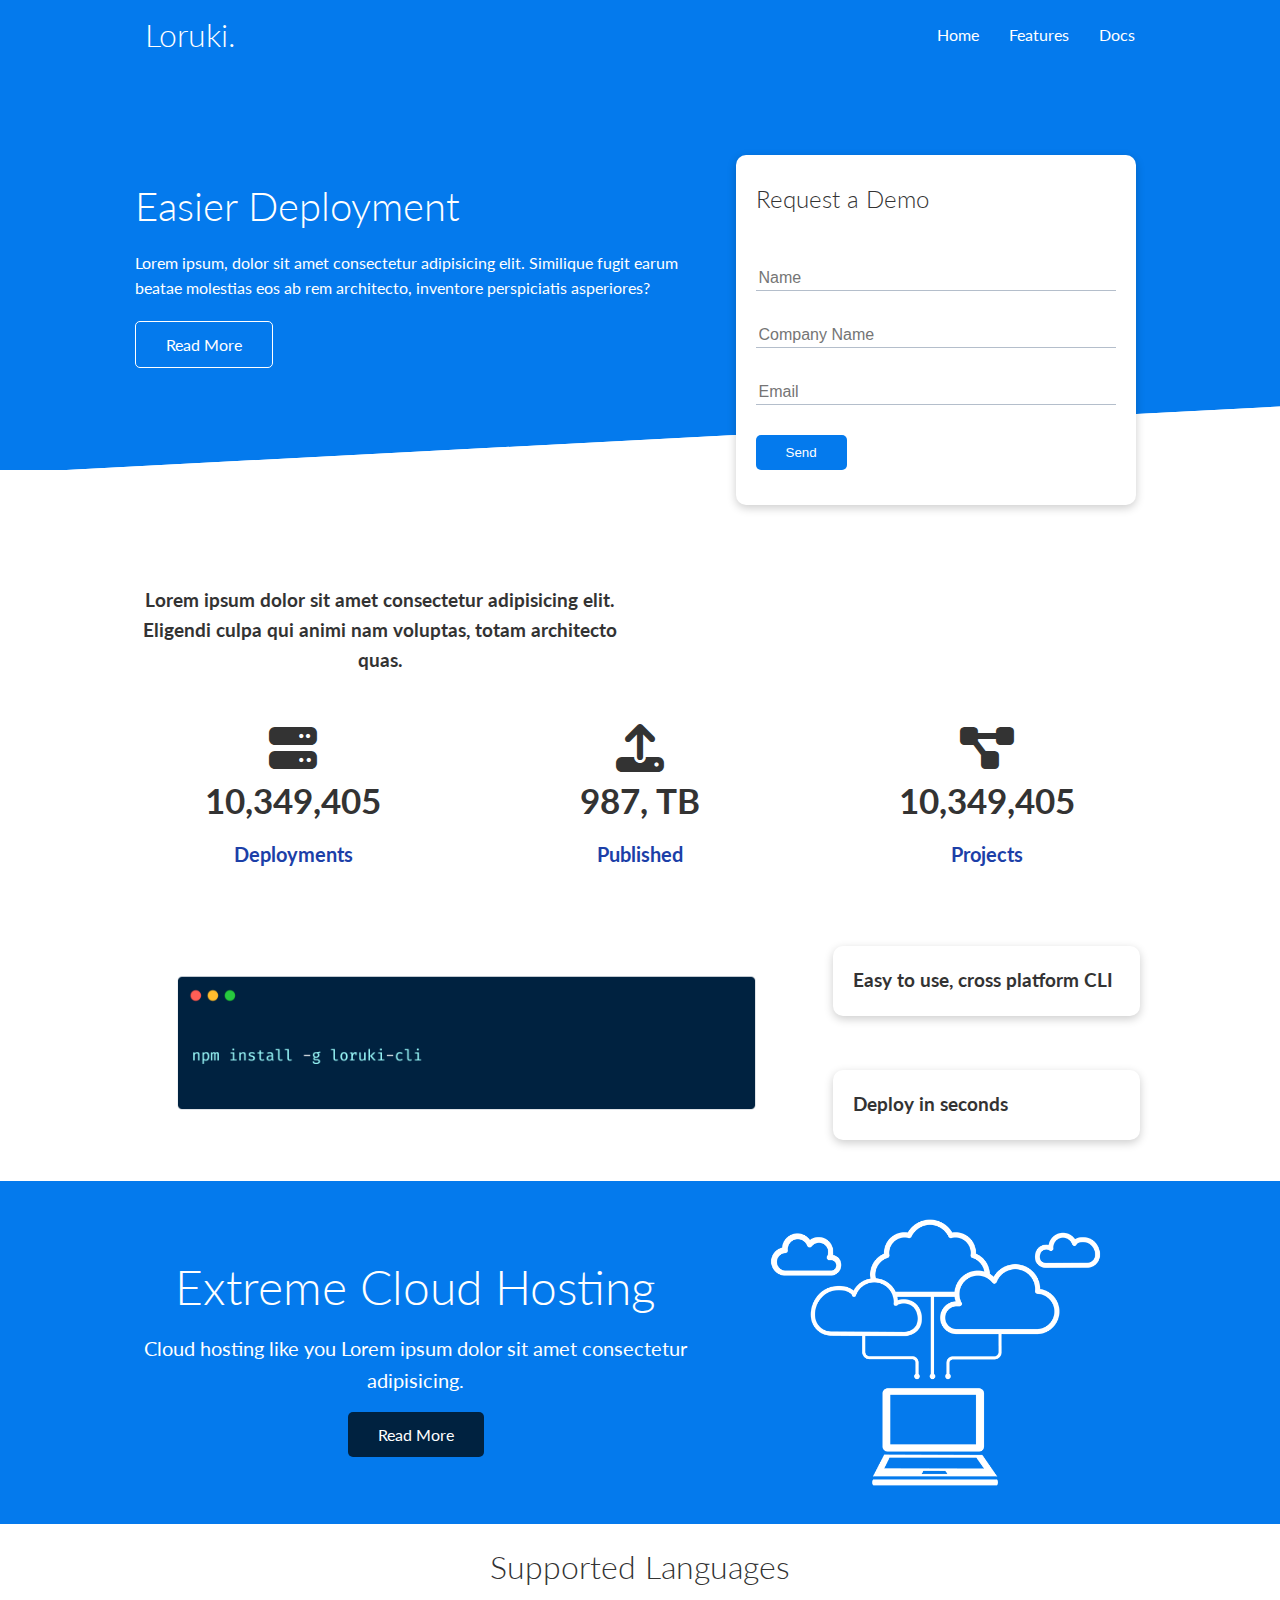
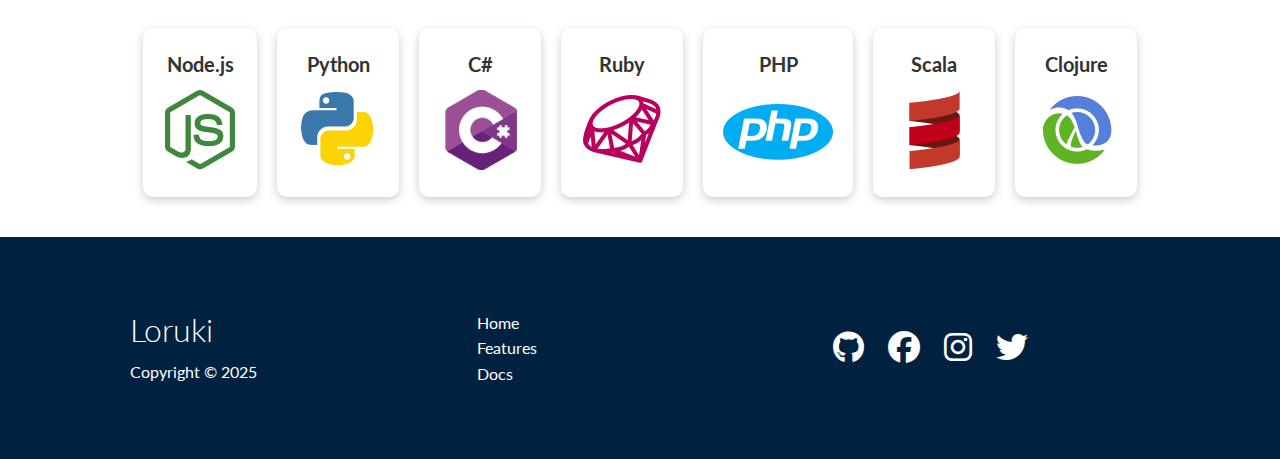
<file: index.html>
<!DOCTYPE html>
<html lang="en">
<head>
    <meta charset="UTF-8">
    <meta name="viewport" content="width=device-width, initial-scale=1.0">
    <title>Loruki | Cloud Hosting For Everyone</title>
    <link rel="stylesheet" href="./CSS/style.css">
    <link rel="stylesheet" href="CSS/utilities.css">
    <link rel="stylesheet" href="https://cdnjs.cloudflare.com/ajax/libs/font-awesome/6.7.2/css/all.min.css" integrity="sha512-Evv84Mr4kqVGRNSgIGL/F/aIDqQb7xQ2vcrdIwxfjThSH8CSR7PBEakCr51Ck+w+/U6swU2Im1vVX0SVk9ABhg==" crossorigin="anonymous" referrerpolicy="no-referrer" />
    <link rel="shortcut icon" href="IMG/favicon.png" type="image/x-icon">
</head>
<body>
    <!-- Navbar -->
    <div class="navbar">
        <div class="container flex">
            <h1 class="logo"><a href="index.html">Loruki.</a></h1>
            <nav>
                <ul>
                    <li><a href="index.html">Home</a></li>
                    <li><a href="features.html">Features</a></li>
                    <li><a href="docs.html">Docs</a></li>
                </ul>
            </nav>
        </div>
    </div> 
    





    <!-- Showcase -->
     <section class="showcase">
        <div class="container grid">

            <div class="showcase-text">
                <h1>Easier Deployment</h1>
                <p>Lorem ipsum, dolor sit amet consectetur adipisicing elit. Similique fugit earum beatae molestias eos ab rem architecto, inventore perspiciatis asperiores?</p>
                <a href="features.html" class="btn btn-outline">Read More</a>
            </div>
            
            

            
            <div class="showcase-form card">
                <h2>Request a Demo</h2>
             <form name="contact" netlify-honeypot="bot-field" method="POST" data-netlify="true"  name="contact" netlify>
                    <input type="hidden" name="form-name" value="contact">
                    <p class="hidden">
                        <label>Don’t fill this out if you're human: <input name="bot-field" /></label>
                      </p>
                    <div class="form-control">
                        <input type="text" name="name" placeholder="Name" required>
                    </div>
                    <div class="form-control">
                        <input type="text" name="company" placeholder="Company Name" required>
                    </div>
                    <div class="form-control">
                        <input type="email" name="email" placeholder="Email" required>
                    </div>
                    <input type="submit" value="Send" class="btn btn-primary">
                </form> 
            </div>
        </div>
     </section>




     <!-- Stats -->
      <section class="stats">
        <div class="container">
            <h3 class="stats-heading text-center my-1">
                Lorem ipsum dolor sit amet consectetur adipisicing elit. Eligendi culpa qui animi nam voluptas, totam architecto quas.
            </h3>

            <div class="grid grid-3 text-center my-4">
                <div>
                    <i class="fas fa-server fa-3x"></i>
                    <h3>10,349,405</h3>
                    <p class="text-secondary">Deployments</p>
                </div>
                <div>
                    <i class="fas fa-upload fa-3x"></i>
                    <h3>987, TB</h3>
                    <p class="text-secondary">Published</p>
                </div>
                <div>
                    <i class="fas fa-project-diagram fa-3x"></i>
                    <h3>10,349,405</h3>
                    <p class="text-secondary">Projects</p>
                </div>
            </div>
        </div>
      </section>




      <!-- Cli -->
       <section class="cli">
        <div class="container grid">
            <img src="IMG/cli.png" alt="">
            <div class="card">
                <h3>Easy to use, cross platform  CLI</h3>
            </div>
            <div class="card">
                <h3>Deploy in seconds</h3>
            </div>
        </div>
       </section>




       <!-- Cloud -->
        <section class="cloud bg-primary my-2 py-2">
            <div class="container grid">
                <div class="text-center">
                    <h2 class="lg">Extreme Cloud Hosting</h2>
                    <p class="lead my-1">Cloud hosting like you Lorem ipsum dolor sit amet consectetur adipisicing.</p>
                    <a href="features.html" class="btn btn-dark">Read More</a>
                </div>
                <img src="IMG/cloud.png" alt="">
            </div>
        </section>





        <!-- Languages -->
         <section class="languages">
            <h2 class="md text-center my-2">
                Supported Languages
            </h2>
            <div class="container flex">
                <div class="card">
                    <h4>Node.js</h4>
                    <img src="LOGOS/node.png" alt="">
                </div>
                <div class="card">
                    <h4>Python</h4>
                    <img src="LOGOS/python.png" alt="">
                </div>
                <div class="card">
                    <h4>C#</h4>
                    <img src="LOGOS/csharp.png" alt="">
                </div>
                <div class="card">
                    <h4>Ruby</h4>
                    <img src="LOGOS/ruby.png" alt="">
                </div>
                <div class="card">
                    <h4>PHP</h4>
                    <img src="LOGOS/php.png" alt="">
                </div>
                <div class="card">
                    <h4>Scala</h4>
                    <img src="LOGOS/scala.png" alt="">
                </div>
                <div class="card">
                    <h4>Clojure</h4>
                    <img src="LOGOS/clojure.png" alt="">
                </div>
            </div>
         </section>






         <!-- Footer -->
          <footer class="footer bg-dark py-5">
            <div class="container grid grid-3">
                <div class="foo-head">
                    <h1>Loruki</h1>
                    <p>Copyright &copy; 2025</p>
                </div>
                <nav>
                    <ul class="ul">
                        <li><a href="index.html">Home</a></li>
                        <li><a href="features.html">Features</a></li>
                        <li><a href="docs.html">Docs</a></li>
                    </ul>
                </nav>
                <div class="social">
                    <a href="#"><i class="fab fa-github fa-2x"></i></a>
                    <a href="#"><i class="fab fa-facebook fa-2x"></i></a>
                    <a href="#"><i class="fab fa-instagram fa-2x"></i></a>
                    <a href="#"><i class="fab fa-twitter fa-2x"></i></a>
                </div>
            </div>
          </footer>


</body>
</html>
</file>
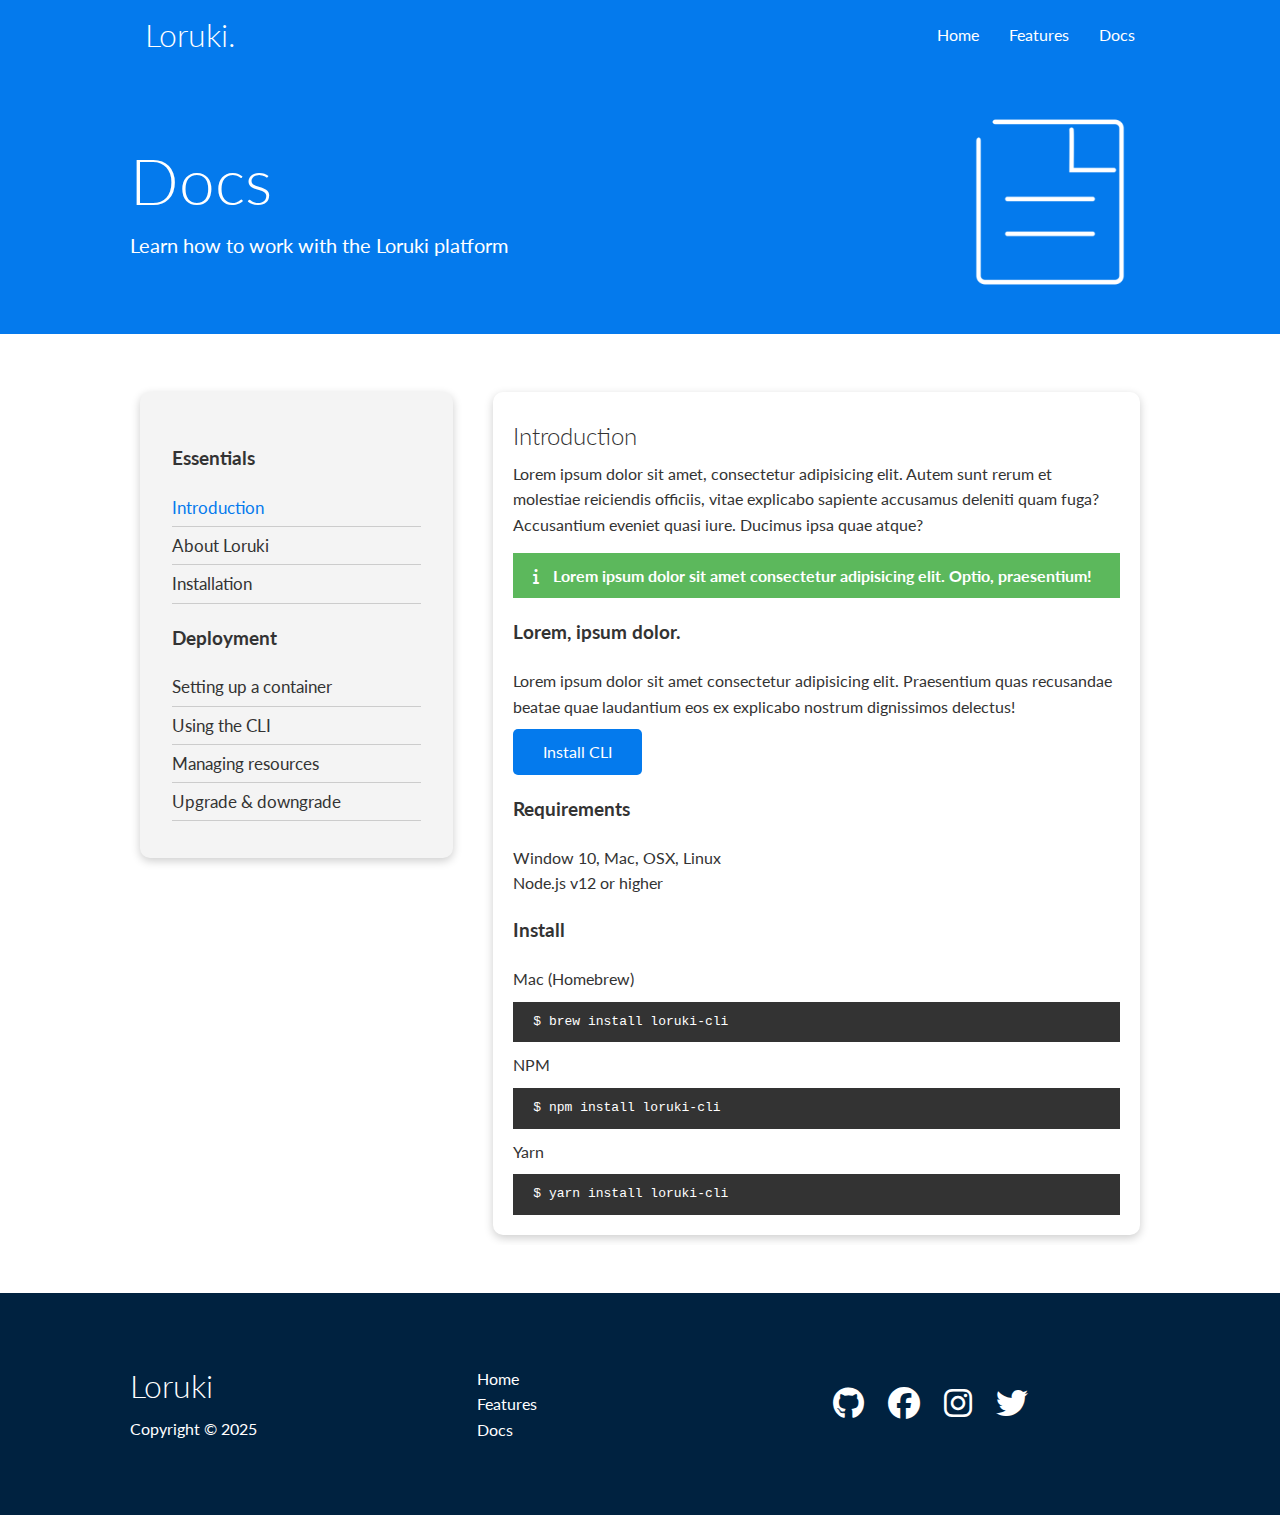
<file: docs.html>
<!DOCTYPE html>
<html lang="en">
<head>
    <meta charset="UTF-8">
    <meta name="viewport" content="width=device-width, initial-scale=1.0">
    <title>Loruki | Cloud Hosting For Everyone</title>
    <link rel="stylesheet" href="./CSS/style.css">
    <link rel="stylesheet" href="CSS/utilities.css">
    <link rel="stylesheet" href="https://cdnjs.cloudflare.com/ajax/libs/font-awesome/6.7.2/css/all.min.css" integrity="sha512-Evv84Mr4kqVGRNSgIGL/F/aIDqQb7xQ2vcrdIwxfjThSH8CSR7PBEakCr51Ck+w+/U6swU2Im1vVX0SVk9ABhg==" crossorigin="anonymous" referrerpolicy="no-referrer" />
    <link rel="shortcut icon" href="IMG/favicon.png" type="image/x-icon">
</head>
<body>
    <!-- Navbar -->
    <div class="navbar">
        <div class="container flex">
            <h1 class="logo"><a href="index.html">Loruki.</a></h1>
            <nav>
                <ul>
                    <li><a href="index.html">Home</a></li>
                    <li><a href="features.html">Features</a></li>
                    <li><a href="docs.html">Docs</a></li>
                </ul>
            </nav>
        </div>
    </div> 
    



    <!-- Head -->
     <section class="docs-head bg-primary py-3">
        <div class="container grid">
            <div>
                <h1 class="xl">Docs</h1>
                <p class="lead">
                    Learn how to work with the Loruki platform
                </p>
            </div>
            <img src="IMG/docs.png" alt="">
        </div>
     </section>





     <!-- Docs main -->
      <section class="docs-main my-4">
        <div class="container grid">
            <div class="card bg-light p-3">
                <h3 class="my-2">Essentials</h3>
                <nav>
                    <ul>
                        <li><a class="text-primary" href="#">Introduction</a></li>
                        <li><a href="#">About Loruki</a></li>
                        <li><a href="#">Installation</a></li>
                    </ul>
                </nav>
                <h3 class="my-2">Deployment</h3>
                <nav>
                    <ul>
                        <li><a href="#">Setting up a container </a></li>
                        <li><a href="#">Using the CLI</a></li>
                        <li><a href="#">Managing resources</a></li>
                        <li><a href="#">Upgrade & downgrade</a></li>
                    </ul>
                </nav>
            </div>


            <div class="card">
                <h2>Introduction</h2>
                <p>Lorem ipsum dolor sit amet, consectetur adipisicing elit. Autem sunt rerum et molestiae reiciendis officiis, vitae explicabo sapiente accusamus deleniti quam fuga? Accusantium eveniet quasi iure. Ducimus ipsa quae atque?</p>


                <div class="alert alert-success">
                    <i class="fas fa-info"></i> Lorem ipsum dolor sit amet consectetur adipisicing elit. Optio, praesentium!
                </div>


                <h3>Lorem, ipsum dolor.</h3>
                <p>Lorem ipsum dolor sit amet consectetur adipisicing elit. Praesentium quas recusandae beatae quae laudantium eos ex explicabo nostrum dignissimos delectus!</p>
                <a href="#" class="btn btn-primary">Install CLI</a>


                <h3>Requirements</h3>
                <ul>
                    <li>Window 10, Mac, OSX, Linux</li>
                    <li>Node.js v12 or higher</li>
                </ul>

                <h3>Install</h3>
                <p>Mac (Homebrew)</p>
                <pre><code>$ brew install loruki-cli</code></pre>
                <p>NPM</p>
                <pre><code>$ npm install loruki-cli</code></pre>
                <p>Yarn</p>
                <pre><code>$ yarn install loruki-cli</code></pre>
            </div>
        </div>
      </section>




     


         <!-- Footer -->
          <footer class="footer bg-dark py-5">
            <div class="container grid grid-3">
                <div class="foo-head">
                    <h1>Loruki</h1>
                    <p>Copyright &copy; 2025</p>
                </div>
                <nav>
                    <ul class="ul">
                        <li><a href="index.html">Home</a></li>
                        <li><a href="features.html">Features</a></li>
                        <li><a href="docs.html">Docs</a></li>
                    </ul>
                </nav>
                <div class="social">
                    <a href="#"><i class="fab fa-github fa-2x"></i></a>
                    <a href="#"><i class="fab fa-facebook fa-2x"></i></a>
                    <a href="#"><i class="fab fa-instagram fa-2x"></i></a>
                    <a href="#"><i class="fab fa-twitter fa-2x"></i></a>
                </div>
            </div>

          </footer>


</body>
</html>
</file>
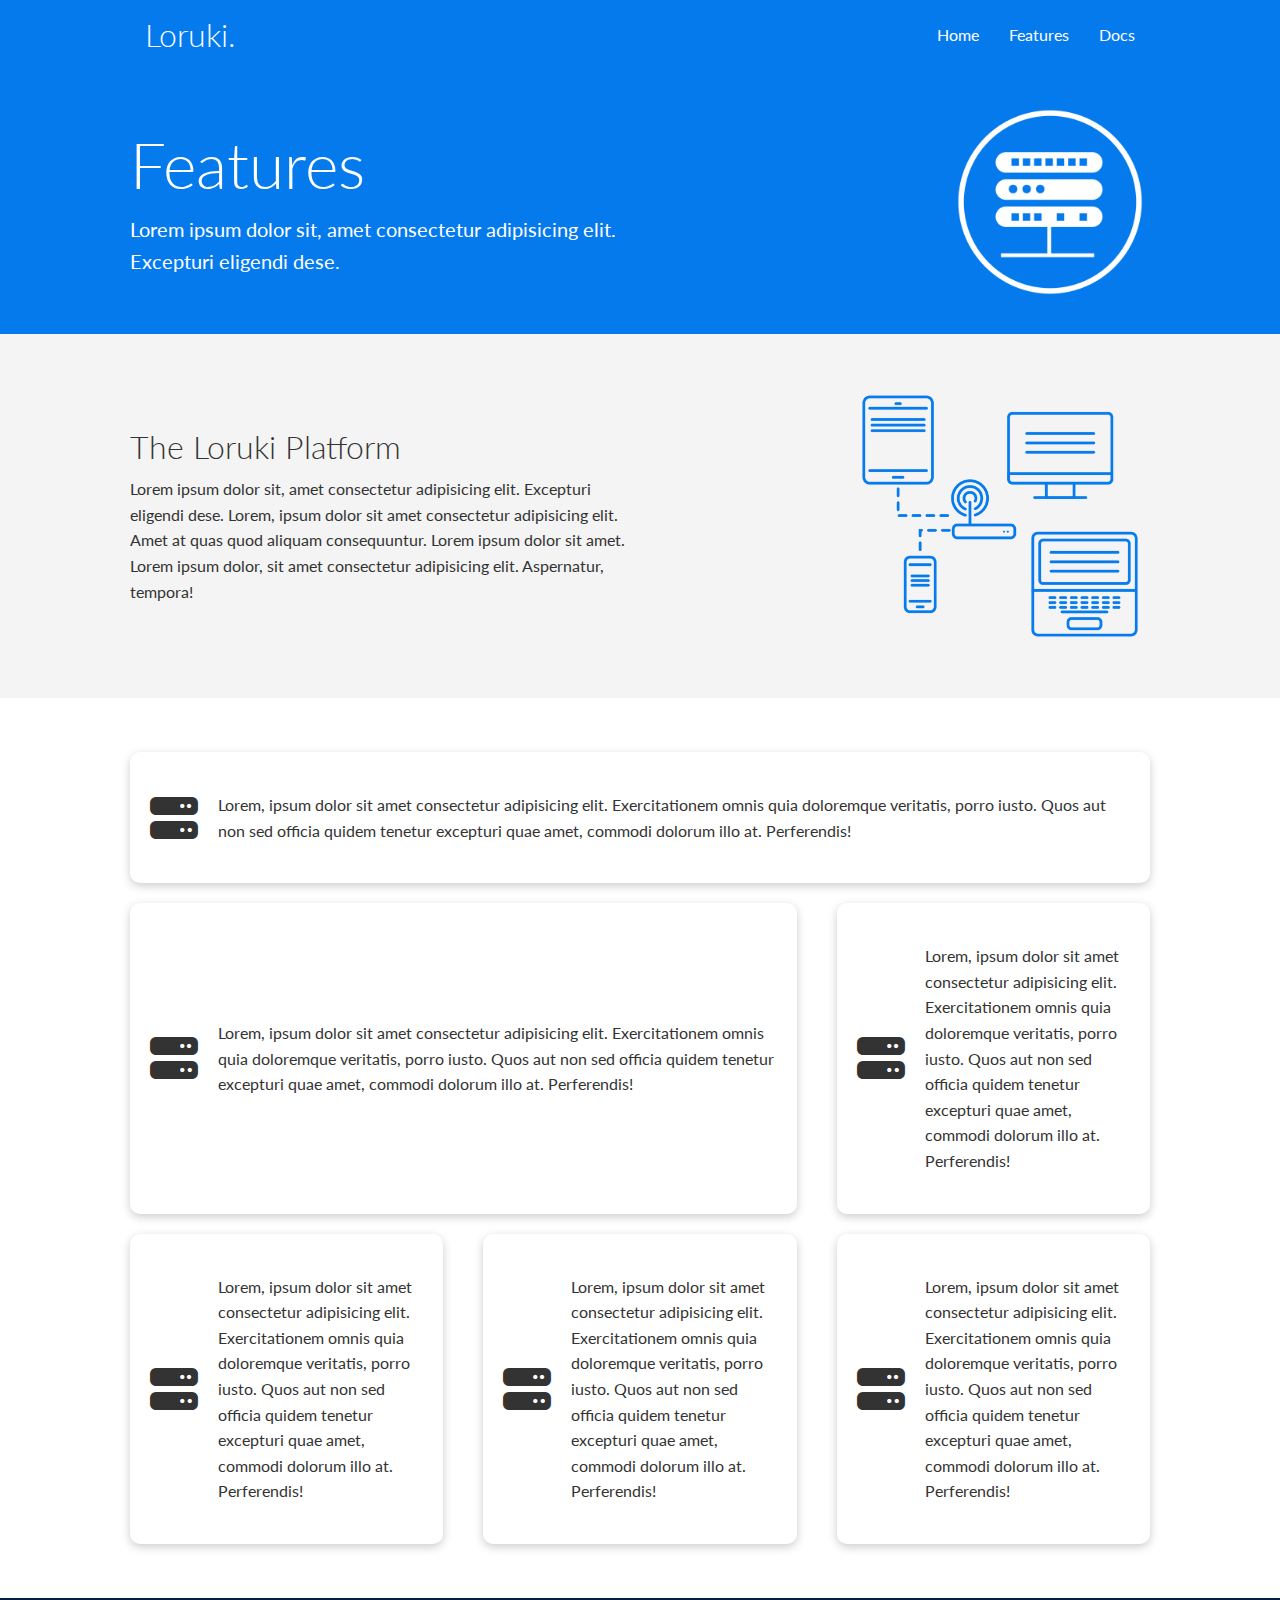
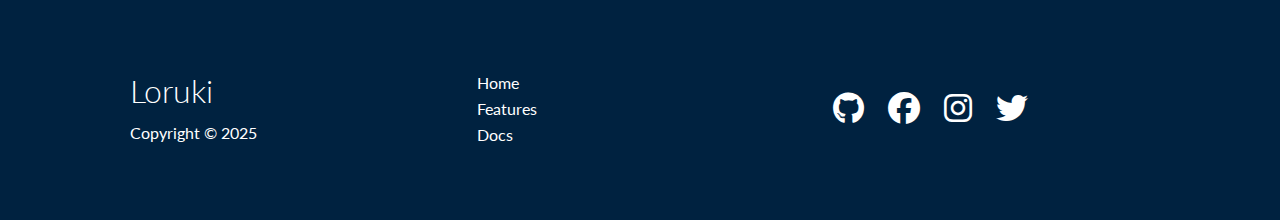
<file: features.html>
<!DOCTYPE html>
<html lang="en">
<head>
    <meta charset="UTF-8">
    <meta name="viewport" content="width=device-width, initial-scale=1.0">
    <title>Loruki | Cloud Hosting For Everyone</title>
    <link rel="stylesheet" href="./CSS/style.css">
    <link rel="stylesheet" href="CSS/utilities.css">
    <link rel="stylesheet" href="https://cdnjs.cloudflare.com/ajax/libs/font-awesome/6.7.2/css/all.min.css" integrity="sha512-Evv84Mr4kqVGRNSgIGL/F/aIDqQb7xQ2vcrdIwxfjThSH8CSR7PBEakCr51Ck+w+/U6swU2Im1vVX0SVk9ABhg==" crossorigin="anonymous" referrerpolicy="no-referrer" />
    <link rel="shortcut icon" href="IMG/favicon.png" type="image/x-icon">
</head>
<body>
    <!-- Navbar -->
    <div class="navbar">
        <div class="container flex">
            <h1 class="logo"><a href="index.html">Loruki.</a></h1>
            <nav>
                <ul>
                    <li><a href="index.html">Home</a></li>
                    <li><a href="features.html">Features</a></li>
                    <li><a href="docs.html">Docs</a></li>
                </ul>
            </nav>
        </div>
    </div> 
    



    <!-- Head -->
     <section class="features-head bg-primary py-3">
        <div class="container grid">
            <div>
                <h1 class="xl">Features</h1>
                <p class="lead">
                    Lorem ipsum dolor sit, amet consectetur adipisicing elit. Excepturi eligendi dese.
                </p>
            </div>
            <img src="IMG/server.png" alt="">
        </div>
     </section>









     <!-- Sub head -->
      <section class="features-sub-head bg-light py-3">
        <div class="container grid">
            <div>
                <h1 class="md">The Loruki Platform</h1>
                <p>
                    Lorem ipsum dolor sit, amet consectetur adipisicing elit. Excepturi eligendi dese. Lorem, ipsum dolor sit amet consectetur adipisicing elit. Amet at quas quod aliquam consequuntur. Lorem ipsum dolor sit amet. Lorem ipsum dolor, sit amet consectetur adipisicing elit. Aspernatur, tempora!
                </p>
            </div>
            <img src="IMG/server2.png" alt="">
        </div>
      </section>




      <!--  -->
      <section class="features-main my-2">
        <div class="container grid grid-3">
            <div class="card flex">
                <i class="fas fa-server fa-3x"></i>
                <p>Lorem, ipsum dolor sit amet consectetur adipisicing elit. Exercitationem omnis quia doloremque veritatis, porro iusto. Quos aut non sed officia quidem tenetur excepturi quae amet, commodi dolorum illo at. Perferendis!</p>
            </div>
            <div class="card flex">
                <i class="fas fa-server fa-3x"></i>
                <p>Lorem, ipsum dolor sit amet consectetur adipisicing elit. Exercitationem omnis quia doloremque veritatis, porro iusto. Quos aut non sed officia quidem tenetur excepturi quae amet, commodi dolorum illo at. Perferendis!</p>
            </div>
            <div class="card flex">
                <i class="fas fa-server fa-3x"></i>
                <p>Lorem, ipsum dolor sit amet consectetur adipisicing elit. Exercitationem omnis quia doloremque veritatis, porro iusto. Quos aut non sed officia quidem tenetur excepturi quae amet, commodi dolorum illo at. Perferendis!</p>
            </div>
            <div class="card flex">
                <i class="fas fa-server fa-3x"></i>
                <p>Lorem, ipsum dolor sit amet consectetur adipisicing elit. Exercitationem omnis quia doloremque veritatis, porro iusto. Quos aut non sed officia quidem tenetur excepturi quae amet, commodi dolorum illo at. Perferendis!</p>
            </div>
            <div class="card flex">
                <i class="fas fa-server fa-3x"></i>
                <p>Lorem, ipsum dolor sit amet consectetur adipisicing elit. Exercitationem omnis quia doloremque veritatis, porro iusto. Quos aut non sed officia quidem tenetur excepturi quae amet, commodi dolorum illo at. Perferendis!</p>
            </div>
            <div class="card flex">
                <i class="fas fa-server fa-3x"></i>
                <p>Lorem, ipsum dolor sit amet consectetur adipisicing elit. Exercitationem omnis quia doloremque veritatis, porro iusto. Quos aut non sed officia quidem tenetur excepturi quae amet, commodi dolorum illo at. Perferendis!</p>
            </div>
        </div>
      </section>



         <!-- Footer -->
          <footer class="footer bg-dark py-5">
            <div class="container grid grid-3">
                <div class="foo-head">
                    <h1>Loruki</h1>
                    <p>Copyright &copy; 2025</p>
                </div>
                <nav>
                    <ul class="ul">
                        <li><a href="index.html">Home</a></li>
                        <li><a href="features.html">Features</a></li>
                        <li><a href="docs.html">Docs</a></li>
                    </ul>
                </nav>
                <div class="social">
                    <a href="#"><i class="fab fa-github fa-2x"></i></a>
                    <a href="#"><i class="fab fa-facebook fa-2x"></i></a>
                    <a href="#"><i class="fab fa-instagram fa-2x"></i></a>
                    <a href="#"><i class="fab fa-twitter fa-2x"></i></a>
                </div>
            </div>

          </footer>


</body>
</html>
</file>
<file: CSS/style.css>
@import url('https://fonts.googleapis.com/css2?family=Lato:ital,wght@0,100;0,300;0,400;0,700;0,900;1,100;1,300;1,400;1,700;1,900&display=swap');

:root{
    --primary-color: #047aed;
    --secondary-color: #1c3fa8;
    --dark-color: #002240;
    --light-color: #f4f4f4;
    --success-color: #5cb85c;
    --error-color: #d9534f;
}


* {
    box-sizing: border-box;
    padding: 0;
    margin: 0;
}

body{
    font-family: 'Lato', sans-serif;
    color: #333;
    line-height: 1.6;
}

ul{
    list-style: none;
}

a{
    text-decoration: none;
    color: #333;
}

h1, h2{
    font-weight: 300;
    line-height: 1.2;
    margin: 10px 0;
}

p{
   margin: 10px 0;
}

img{
    width: 100%;
}

code,
pre {
    background-color: #333;
    color: #fff;
    padding: 10px;
}

.hidden{
    visibility: hidden;
    height: 0;
}

/* navbar */
.navbar{
    background: var(--primary-color);
    color: #fff;
    height: 70px;
}

.navbar ul{
    display: flex;
}

.navbar a{
    color: #fff;
    padding: 10px;
    margin: 0 5px;
}

.navbar ul a:hover{
    border-bottom: 2px solid #fff;
}

.navbar .flex{
    justify-content: space-between;
}

/* Showcase */
.showcase{
    height: 400px;
    background: var(--primary-color);
    color: white;
    position: relative;
}

.showcase h1{
    font-size: 40px;
}

.showcase p{
   margin: 20px 0;
}

.showcase .grid{
    overflow: visible;
    grid-template-columns: 55% auto;
    gap: 30px;
}


.showcase-text{
    animation: slideInFromLeft 1s ease-in;
}

.showcase-form {
    position: relative;
    top: 60px;
    height: 350px;
    width: 400px;
    padding: 40px;
    z-index: 100;
    justify-self: flex-end;
    animation: slideInFromRight 1s ease-in;
}

.showcase-form .form-control{
    margin: 30px 0;
}

.showcase-form input[type='text'],
.showcase-form input[type='email'] {
    border: 0;
    border-bottom: 1px solid #b4becb;
    width: 100%;
    padding: 3px;
    font-size: 16px;
}

.showcase-form input:focus{
    outline: none;
}

.showcase::before,
.showcase::after{
    content: '';
    position: absolute;
    height: 100px;
    bottom: -70px;
    right: 0;
    left: 0;
    background: #fff;
    transform: skewY(-3deg);
    -webkit-transform: skewY(-3deg);
    -moz-transform: skewY(-3deg);
    -ms-transform: skewY(-3deg);
}





/* Stats */
.stats{
    padding-top: 100px;
    animation: slideInFromBottom 1s ease-in;

}

.stats-heading{
    max-width: 500px;
    margin: auto;
}

.stats .grid h3{
    font-size: 35px;
}

.stats .grid p {
    font-size: 20px;
    font-weight: bold;
}





/* Cli */
.cli .grid{
    grid-template-columns: repeat(3, 1fr);
    grid-template-rows: repeat(2, 1fr);
}

.cli .grid > *:first-child {
    grid-column: 1 / span 2;
    grid-row: 1 / span 2;
}




/* Cloud */
.cloud .grid{
    grid-template-columns: 4fr 3fr;
}





/* Languages */
.languages .flex{
    flex-wrap: wrap;
}

.languages .card{
    text-align: center;
    margin: 18px 10px 40px;
    transition: transform 0.2s ease-in;
}

.languages .card h4{
    font-size: 20px;
    margin-bottom: 10px;
}

.languages .card:hover{
    transform: translateY(-15px);
}




/* Features */
.features-head img,
.docs-head img {
    width: 200px;
    justify-self: flex-end;
}

.features-sub-head img{
    width: 300px;
    justify-self: flex-end;
}

.features-main .card > i {
    margin-right: 20px;
}

.features-main .grid {
    padding: 30px;
}

.features-main .grid > *:first-child {
    grid-column: 1 / span 3;
}

.features-main .grid > *:nth-child(2) {
    grid-column: 1 / span 2;
}





/* Docs */
.docs-main h3{
    margin: 20px 0;
}

.docs-main .grid {
    grid-template-columns: 1fr 2fr;
    align-items: flex-start;
}

.docs-main nav li{
    font-size: 17px;
    padding-bottom: 5px;
    margin-bottom: 5px;
    border-bottom: 1px solid #ccc;
}

.docs-main a:hover{
    font-weight: bold;
}










/* Footer */
.footer .social a{
    margin: 0 10px;
}

.fa-github:hover {
  color: #000000;
}

.fa-facebook:hover {
  color: #1773EA;
}

.fa-instagram:hover {
  color: #B32E87;
}

.fa-twitter:hover {
  color: #1C9CEA;
}



/* Animations */
@keyframes slideInFromLeft {
    0% {
        transform: translateX(-100%);
    }

    100%{
        transform: translateX(0);
    }
}


@keyframes slideInFromRight {
    0% {
        transform: translateX(100%);
    }

    100%{
        transform: translateX(0);
    }
}


@keyframes slideInFromTop {
    0% {
        transform: translateY(-100%);
    }

    100%{
        transform: translateX(0);
    }
}


@keyframes slideInFromBottom {
    0% {
        transform: translateY(100%);
    }

    100%{
        transform: translateX(0);
    }
}









/* Media */
@media (max-width: 1000px){

  .showcase-form{
    width: 340px;
  }
}



/* Tablets and under */
@media (max-width: 768px) {
    .grid,
    .showcase .grid,
    .stats .grid,
    .cli .grid,
    .cloud .grid,
    .features-main .grid,
    .docs-main .grid {
        grid-template-columns: 1fr;
        grid-template-rows: 1fr;
    }

    .showcase{
        height: auto;
    }

    .showcase-text{
        text-align: center;
        margin-top: 40px;
        animation: slideInFromTop 1s ease-in;
    }

    .showcase-form{
        justify-self: center;
        margin: auto;
        animation: slideInFromBottom 1s ease-in;

    }

    .cli .grid > *:first-child {
    grid-column: 1;
    grid-row: 1;
}


    .features-head,
    .features-sub-head,
    .docs-head {
        text-align: center;
    }

    .features-head img,
    .features-sub-head img,
    .docs-head img{
        justify-self: center;
    }

    .features-main .grid > *:first-child,
    .features-main .grid > *:nth-child(2) {
        grid-column: 1;
    }
}



/* Mobile */
@media (max-width: 500px) {
    .navbar{
        height: 110px;
    }

    .navbar .flex{
        flex-direction: column;
    }

    .navbar ul{
        padding: 10px;
        background-color: rgba(0, 0, 0, 0.1);
    }

    .showcase-form {
       width: 300px;
    }


    /* features */
    .features-head .grid{
        grid-template-columns: 1fr;
    }

    .features-sub-head .grid{
        grid-template-columns: 1fr;
    }

    .features-sub-head .grid p {
        text-align: start;
    }


    /* foooter */
    .footer .grid {
        display: flex;
        flex-direction: column;
        align-items: center;
    }

    .footer .grid .foo-head, .ul, .social{
        display: flex;
    }

    .footer .grid .foo-head p, .ul, .social {
        padding: 9px;
    }

    .footer .grid .ul li {
        padding: 9px;
    }





    /* .footer .grid .social {
        display: flex;
        flex-direction: column;
    }

    .footer .grid .social a {
        padding: 5px;
    } */
}
</file>
<file: CSS/utilities.css>
.container{
    max-width: 1100px;
    margin: 0 auto;
    overflow: auto;
    padding: 0 40px;
}

.card{
    background-color: #fff;
    color: #333;
    border-radius: 10px;
    box-shadow: 0 3px 10px rgba(0, 0, 0, 0.2);
    padding: 20px;
    margin: 10px;
}

.btn{
    display: inline-block;
    padding: 10px 30px;
    cursor: pointer;
    background: var(--primary-color);
    color: #fff;
    border: none;
    border-radius: 5px;
}

.btn-outline{
    background-color: transparent;
    border: 1px solid #fff;
}

.btn:hover{
    transform: scale(0.98);
}






/* Background & colored buttons */
.bg-primary,
.btn-primary{
    background-color: var(--primary-color);
    color: #fff;
}

.bg-secondary,
.btn-secondary{
    background-color: var(--secondary-color);
    color: #fff;
}

.bg-dark,
.btn-dark{
    background-color: var(--dark-color);
    color: #fff;
}

.bg-light, .btn-light{
    background-color: var(--light-color);
    color: #333;
}

.bg-primary a,
.btn-primary a,
.bg-secondary a, 
.btn-secondary a,
.bg-dark a, 
.btn-dark  a{
    color: #fff;
}



/* text colors */
.text-primary{
    color: var(--primary-color);
}

.text-secondary{
    color: var(--secondary-color);
}

.text-dark{
    color: var(--dark-color);
}

.text-light{
    color: var(--light-color);
}



/* Text sizes */
.lead{
    font-size: 20px;
}

.sm{
    font-size: 1rem;
}

.md{
    font-size: 2rem;
}

.lg{
    font-size: 3rem;
}

.xl{
    font-size: 4rem;
}

.text-center{
    text-align: center;
}








/* Alert */
.alert{
    background-color: var(--light-color);
    padding: 10px 20px;
    font-weight: bold;
    margin: 15px 0;
}

.alert i{
    margin-right: 10px;
}

.alert-success{
    background-color: var(--success-color);
    color: #fff;
}

.alert-error{
    background-color: var(--error-color);
    color: #fff;
}







/*  */
.flex{
    display: flex;
    justify-content: center;
    align-items: center;
    height: 100%;
}

.grid{
    display: grid;
    grid-template-columns:repeat(2, 1fr);
    gap: 20px;
    justify-content: center;
    align-items: center;
    height: 100%;
}

.grid-3{
    grid-template-columns: repeat(3,1fr);
}




/* margin */
.my-1{
    margin: 1rem 0;
}

.my-2{
    margin: 1.5rem 0;
}

.my-3{
    margin: 2rem 0;
}

.my-4{
    margin: 3rem 0;
}

.my-5{
    margin: 4rem 0;
}

.m-1{
    margin: 1rem;
}

.m-2{
    margin: 1.5rem;
}

.m-3{
    margin: 2rem;
}

.m-4{
    margin: 3rem;
}

.m-5{
    margin: 4rem;
}






/* padding */
.py-1{
    padding: 1rem 0;
}

.py-2{
    padding: 1.5rem 0;
}

.py-3{
    padding: 2rem 0;
}

.py-4{
    padding: 3rem 0;
}

.py-5{
    padding: 4rem 0;
}


.p-1{
    padding: 1rem;
}

.p-2{
    padding: 1.5rem;
}

.p-3{
    padding: 2rem;
}

.p-4{
    padding: 3rem;
}

.p-5{
    padding: 4rem;
}
</file>
